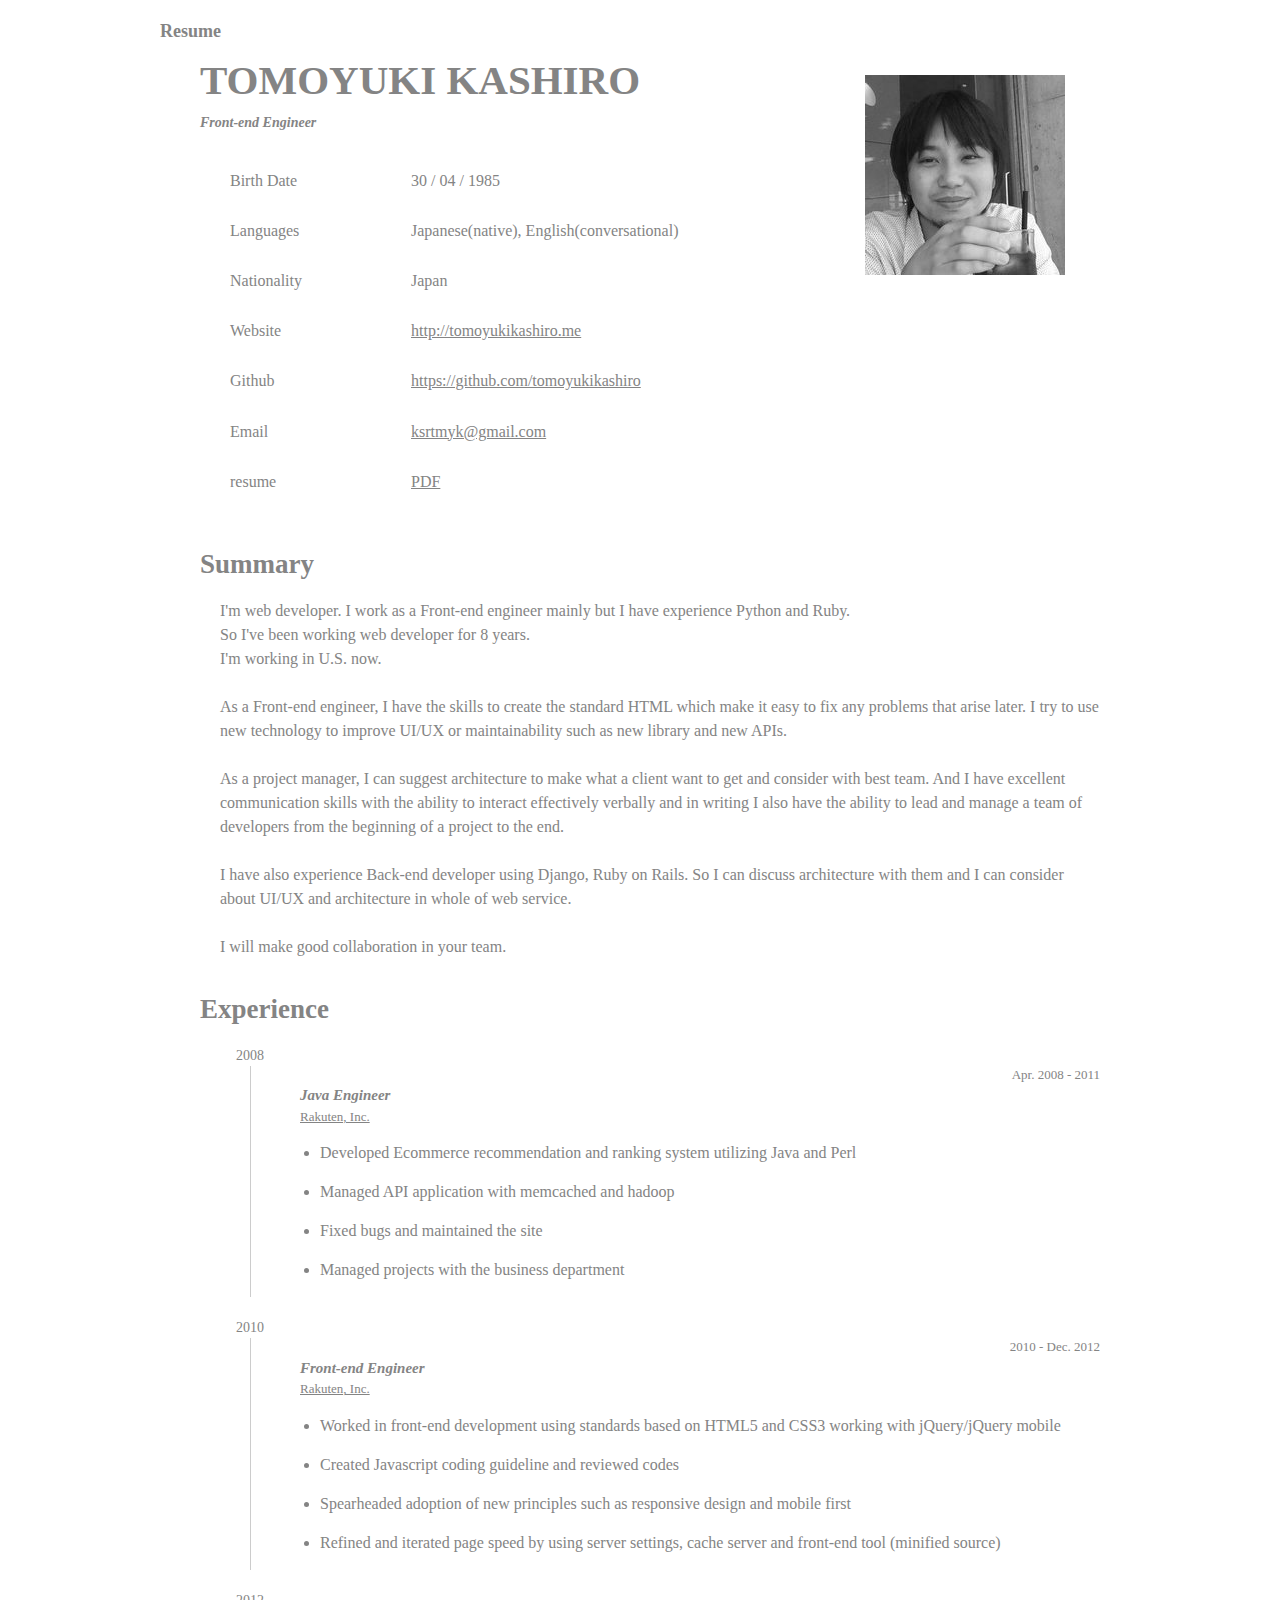
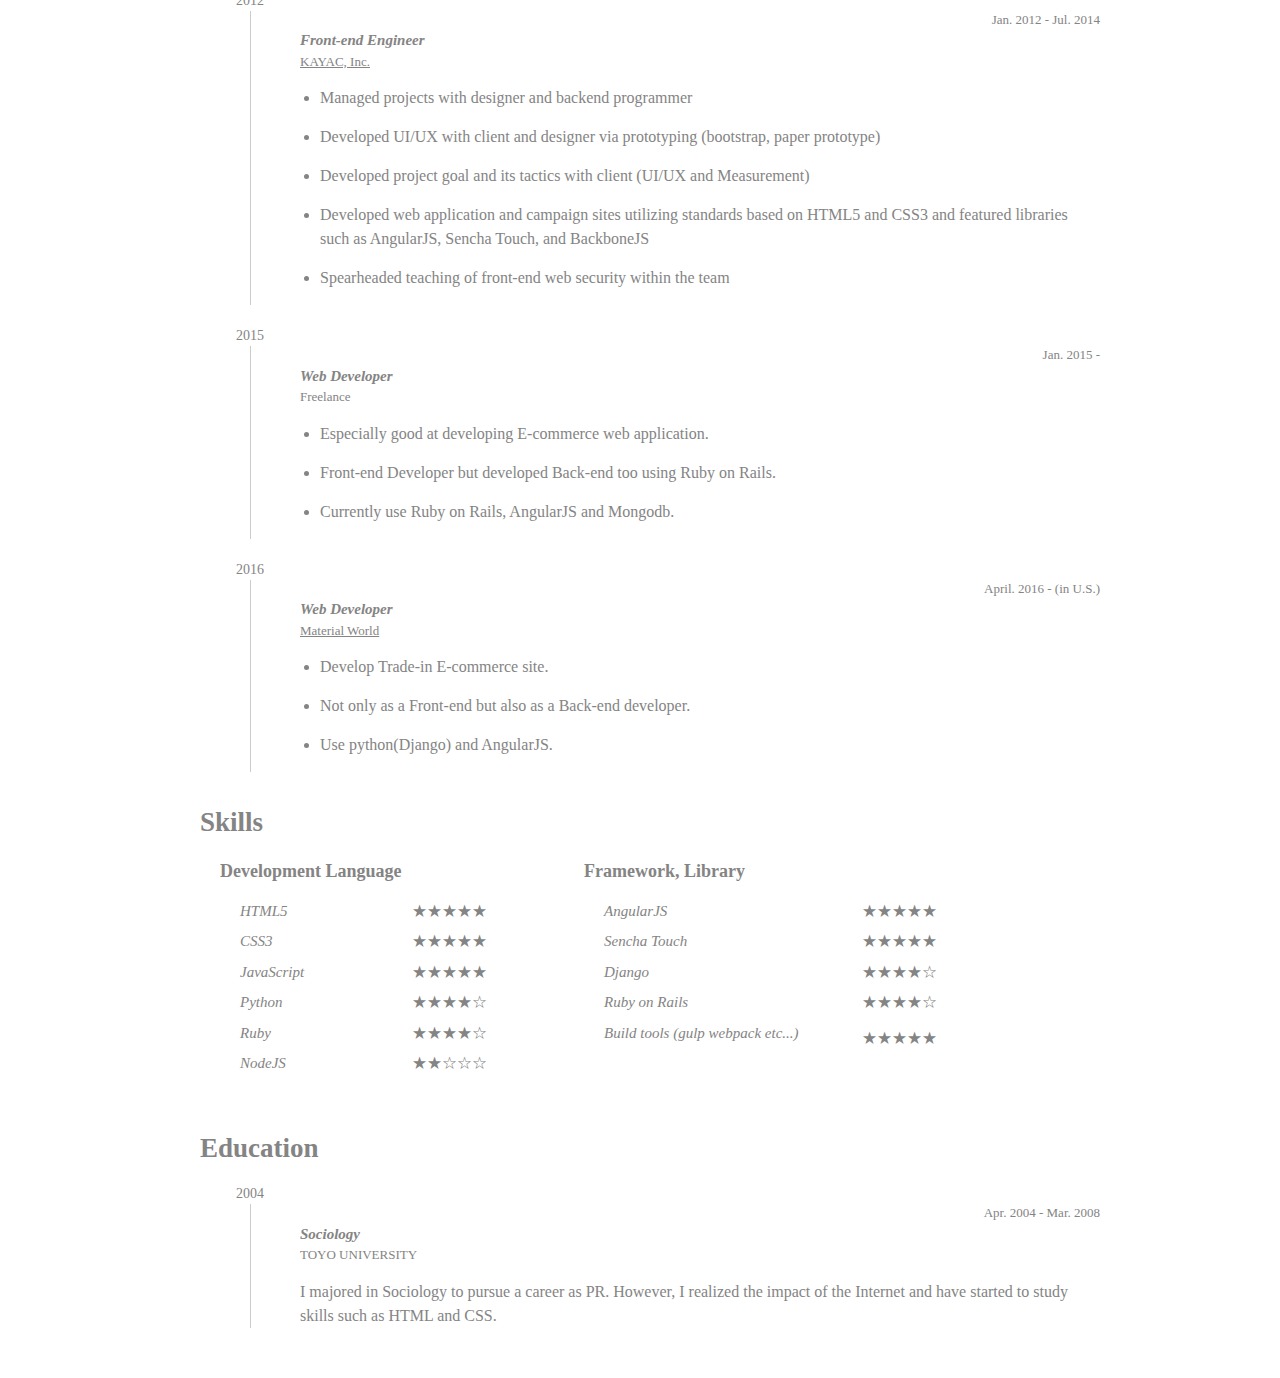
<file: resume/index.html>
<!DOCTYPE html><html lang=ja prefix="og: http://ogp.me/ns# fb: http://www.facebook.com/2008/fbml"><head itemscope itemtype=http://schema.org/WebPage><meta charset=utf-8><meta name=format-detection content="telephone=no"><!--[if IE]>
    <meta http-equiv="X-UA-Compatible" content="IE=edge"><![endif]--><title>front-end engineer tomoyuki kashiro</title><meta name=viewport content="width=device-width,initial-scale=1,minimum-scale=1,maximum-scale=1,user-scalable=no"><meta property=description content="front-end engineer tomoyuki kashiro resume"><meta property=keywords content="front-end, engineer, resume"><meta property=og:locale content="en_US"><meta property=og:title itemprop=name content="front-end engineer tomoyuki kashiro"><meta property=og:type content="profile"><meta property=og:url content="http://tomoyukikashiro.me/resume"><link itemprop=image href="http://tomoyukikashiro.me/resume"><meta property=og:site_name content="front-end engineer tomoyuki kashiro"><meta property=og:description itemprop=description content="front-end engineer tomoyuki kashiro resume"><link rel="shortcut icon" type=image/vnd.microsoft.icon href="favicon.ico"><link rel=icon type=image/x-icon href="favicon.ico"><link rel=stylesheet href=styles/main.css media=all><link rel=stylesheet href=styles/print.css media=print></head><body><div class=content><header class=index-header><h1>Resume</h1></header><nav class=index-nav></nav><main class=index-section><section class=index-section_basic-info><div class=index-section_basic-info_text><h1 class=index-section_basic-info_text_name>TOMOYUKI KASHIRO</h1><h2 class=index-section_basic-info_text_position>Front-end Engineer</h2><div class=index-section_basic-info_text_more><div class=index-section_basic-info_text_info><dt class=index-section_basic-info_text_more_name>Birth Date</dt><dt class=index-section_basic-info_text_more_value>30 / 04 / 1985</dt><dt class=index-section_basic-info_text_more_name>Languages</dt><dt class=index-section_basic-info_text_more_value>Japanese(native), English(conversational)</dt><dt class=index-section_basic-info_text_more_name>Nationality</dt><dt class=index-section_basic-info_text_more_value>Japan</dt></div><div class=index-section_basic-info_text_link><dt class=index-section_basic-info_text_more_name>Website</dt><dt class=index-section_basic-info_text_more_value><a href=http://tomoyukikashiro.me target=_blank>http://tomoyukikashiro.me</a></dt><dt class=index-section_basic-info_text_more_name>Github</dt><dt class=index-section_basic-info_text_more_value><a href=https://github.com/tomoyukikashiro target=_blank>https://github.com/tomoyukikashiro</a></dt><dt class=index-section_basic-info_text_more_name>Email</dt><dt class=index-section_basic-info_text_more_value><a href=mailto:ksrtmyk@gmail.com target=_blank>ksrtmyk@gmail.com</a></dt><dt class="index-section_basic-info_text_more_name hide-print">resume</dt><dt class="index-section_basic-info_text_more_value hide-print"><a href=download/resume.pdf download target=_blank>PDF</a></dt></div></div></div><div class=index-section_basic-info_img><img src=images/profile.jpg width=200 alt="profile picture of tomoyuki kashiro"></div></section><section class=index-section_summary><h1 class=index-section_summary_title>Summary</h1><p class=index-section_summary_desc>I'm web developer. I work as a Front-end engineer mainly but I have experience Python and Ruby.<br>So I've been working web developer for 8 years.<br>I'm working in U.S. now.<br><br></p><p class=index-section_summary_desc>As a Front-end engineer, I have the skills to create the standard HTML which make it easy to fix any problems that arise later. I try to use new technology to improve UI/UX or maintainability such as new library and new APIs.<br><br></p><p class=index-section_summary_desc>As a project manager, I can suggest architecture to make what a client want to get and consider with best team. And I have excellent communication skills with the ability to interact effectively verbally and in writing I also have the ability to lead and manage a team of developers from the beginning of a project to the end.<br><br></p><p class=index-section_summary_desc>I have also experience Back-end developer using Django, Ruby on Rails. So I can discuss architecture with them and I can consider about UI/UX and architecture in whole of web service.<br><br></p><p class=index-section_summary_desc>I will make good collaboration in your team.</p></section><section class=index-section_career-history><h1 class=index-section_career-history_title>Experience</h1><section class=index-section_history_year><div class=index-section_history_year_num-line><h1 class=index-section_history_year_num>2008</h1><aside class=index-section_history_year_line></aside></div><div class=index-section_history_position-outer><section class=index-section_history_position><p class=index-section_history_date>Apr. 2008 - 2011</p><h1 class=index-section_history_position-name>Java Engineer</h1><p class=index-section_history_affiliation><a href="http://www.rakuten.co.jp/" target=_blank>Rakuten, Inc.</a></p><ul class=index-section_history_desc><li class=index-section_history_desc_item>Developed Ecommerce recommendation and ranking system utilizing Java and Perl</li><li class=index-section_history_desc_item>Managed API application with memcached and hadoop</li><li class=index-section_history_desc_item>Fixed bugs and maintained the site</li><li class=index-section_history_desc_item>Managed projects with the business department</li></ul></section></div></section><section class=index-section_history_year><div class=index-section_history_year_num-line><h1 class=index-section_history_year_num>2010</h1><aside class=index-section_history_year_line></aside></div><div class=index-section_history_position-outer><section class=index-section_history_position><p class=index-section_history_date>2010 - Dec. 2012</p><h1 class=index-section_history_position-name>Front-end Engineer</h1><p class=index-section_history_affiliation><a href="http://www.rakuten.co.jp/" target=_blank>Rakuten, Inc.</a></p><ul class=index-section_history_desc><li class=index-section_history_desc_item>Worked in front-end development using standards based on HTML5 and CSS3 working with jQuery/jQuery mobile</li><li class=index-section_history_desc_item>Created Javascript coding guideline and reviewed codes</li><li class=index-section_history_desc_item>Spearheaded adoption of new principles such as responsive design and mobile first</li><li class=index-section_history_desc_item>Refined and iterated page speed by using server settings, cache server and front-end tool (minified source)</li></ul></section></div></section><section class=index-section_history_year><div class=index-section_history_year_num-line><h1 class=index-section_history_year_num>2012</h1><aside class=index-section_history_year_line></aside></div><div class=index-section_history_position-outer><section class=index-section_history_position><p class=index-section_history_date>Jan. 2012 - Jul. 2014</p><h1 class=index-section_history_position-name>Front-end Engineer</h1><p class=index-section_history_affiliation><a href="http://www.kayac.com/" target=_blank>KAYAC, Inc.</a></p><ul class=index-section_history_desc><li class=index-section_history_desc_item>Managed projects with designer and backend programmer</li><li class=index-section_history_desc_item>Developed UI/UX with client and designer via prototyping (bootstrap, paper prototype)</li><li class=index-section_history_desc_item>Developed project goal and its tactics with client (UI/UX and Measurement)</li><li class=index-section_history_desc_item>Developed web application and campaign sites utilizing standards based on HTML5 and CSS3 and featured libraries such as AngularJS, Sencha Touch, and BackboneJS</li><li class=index-section_history_desc_item>Spearheaded teaching of front-end web security within the team</li></ul></section></div></section><section class=index-section_history_year><div class=index-section_history_year_num-line><h1 class=index-section_history_year_num>2015</h1><aside class=index-section_history_year_line></aside></div><div class=index-section_history_position-outer><section class=index-section_history_position><p class=index-section_history_date>Jan. 2015 -</p><h1 class=index-section_history_position-name>Web Developer</h1><p class=index-section_history_affiliation>Freelance</p><ul class=index-section_history_desc><li class=index-section_history_desc_item>Especially good at developing E-commerce web application.</li><li class=index-section_history_desc_item>Front-end Developer but developed Back-end too using Ruby on Rails.</li><li class=index-section_history_desc_item>Currently use Ruby on Rails, AngularJS and Mongodb.</li></ul></section></div></section><section class=index-section_history_year><div class=index-section_history_year_num-line><h1 class=index-section_history_year_num>2016</h1><aside class=index-section_history_year_line></aside></div><div class=index-section_history_position-outer><section class=index-section_history_position><p class=index-section_history_date>April. 2016 - (in U.S.)</p><h1 class=index-section_history_position-name>Web Developer</h1><p class=index-section_history_affiliation><a href="https://www.materialworld.co/" target=_blank>Material World</a></p><ul class=index-section_history_desc><li class=index-section_history_desc_item>Develop Trade-in E-commerce site.</li><li class=index-section_history_desc_item>Not only as a Front-end but also as a Back-end developer.</li><li class=index-section_history_desc_item>Use python(Django) and AngularJS.</li></ul></section></div></section></section><section class=index-section_skill><h1 class=index-section_skill_title>Skills</h1><section class=index-section_skill_outer><div class=index-section_skill_inner><h1 class=index-section_skill_subtitle>Development Language</h1><div class=index-section_skill_list><dt class=index-section_skill_list-item>HTML5</dt><dd class=index-section_skill_list-star>&#9733;&#9733;&#9733;&#9733;&#9733;</dd><dt class=index-section_skill_list-item>CSS3</dt><dd class=index-section_skill_list-star>&#9733;&#9733;&#9733;&#9733;&#9733;</dd><dt class=index-section_skill_list-item>JavaScript</dt><dd class=index-section_skill_list-star>&#9733;&#9733;&#9733;&#9733;&#9733;</dd><dt class=index-section_skill_list-item>Python</dt><dd class=index-section_skill_list-star>&#9733;&#9733;&#9733;&#9733;&#9734;</dd><dt class=index-section_skill_list-item>Ruby</dt><dd class=index-section_skill_list-star>&#9733;&#9733;&#9733;&#9733;&#9734;</dd><dt class=index-section_skill_list-item>NodeJS</dt><dd class=index-section_skill_list-star>&#9733;&#9733;&#9734;&#9734;&#9734;</dd></div></div><div class=index-section_skill_inner--large><h1 class=index-section_skill_subtitle>Framework, Library</h1><div class=index-section_skill_list><dt class=index-section_skill_list-item>AngularJS</dt><dd class=index-section_skill_list-star>&#9733;&#9733;&#9733;&#9733;&#9733;</dd><dt class=index-section_skill_list-item>Sencha Touch</dt><dd class=index-section_skill_list-star>&#9733;&#9733;&#9733;&#9733;&#9733;</dd><dt class=index-section_skill_list-item>Django</dt><dd class=index-section_skill_list-star>&#9733;&#9733;&#9733;&#9733;&#9734;</dd><dt class=index-section_skill_list-item>Ruby on Rails</dt><dd class=index-section_skill_list-star>&#9733;&#9733;&#9733;&#9733;&#9734;</dd><dt class=index-section_skill_list-item>Build tools (gulp webpack etc...)</dt><dd class=index-section_skill_list-star--large>&#9733;&#9733;&#9733;&#9733;&#9733;</dd></div></div></section></section><section class=index-section_edu-history><h1 class=index-section_edu-history_title>Education</h1><section class=index-section_history_year><div class=index-section_history_year_num-line><h1 class=index-section_history_year_num>2004</h1><aside class=index-section_history_year_line></aside></div><div class=index-section_history_position-outer><section class=index-section_history_position><p class=index-section_history_date>Apr. 2004 - Mar. 2008</p><h1 class=index-section_history_position-name>Sociology</h1><p class=index-section_history_affiliation>TOYO UNIVERSITY</p><p class=index-section_history_desc>I majored in Sociology to pursue a career as PR. However, I realized the impact of the Internet and have started to study skills such as HTML and CSS.</p></section></div></section></section></main></div><script>(function(i,s,o,g,r,a,m){i['GoogleAnalyticsObject']=r;i[r]=i[r]||function(){
      (i[r].q=i[r].q||[]).push(arguments)},i[r].l=1*new Date();a=s.createElement(o),
      m=s.getElementsByTagName(o)[0];a.async=1;a.src=g;m.parentNode.insertBefore(a,m)
      })(window,document,'script','//www.google-analytics.com/analytics.js','ga');
      
      ga('create', 'UA-50867411-1', 'auto');
      ga('send', 'pageview');</script></body></html>
</file>
